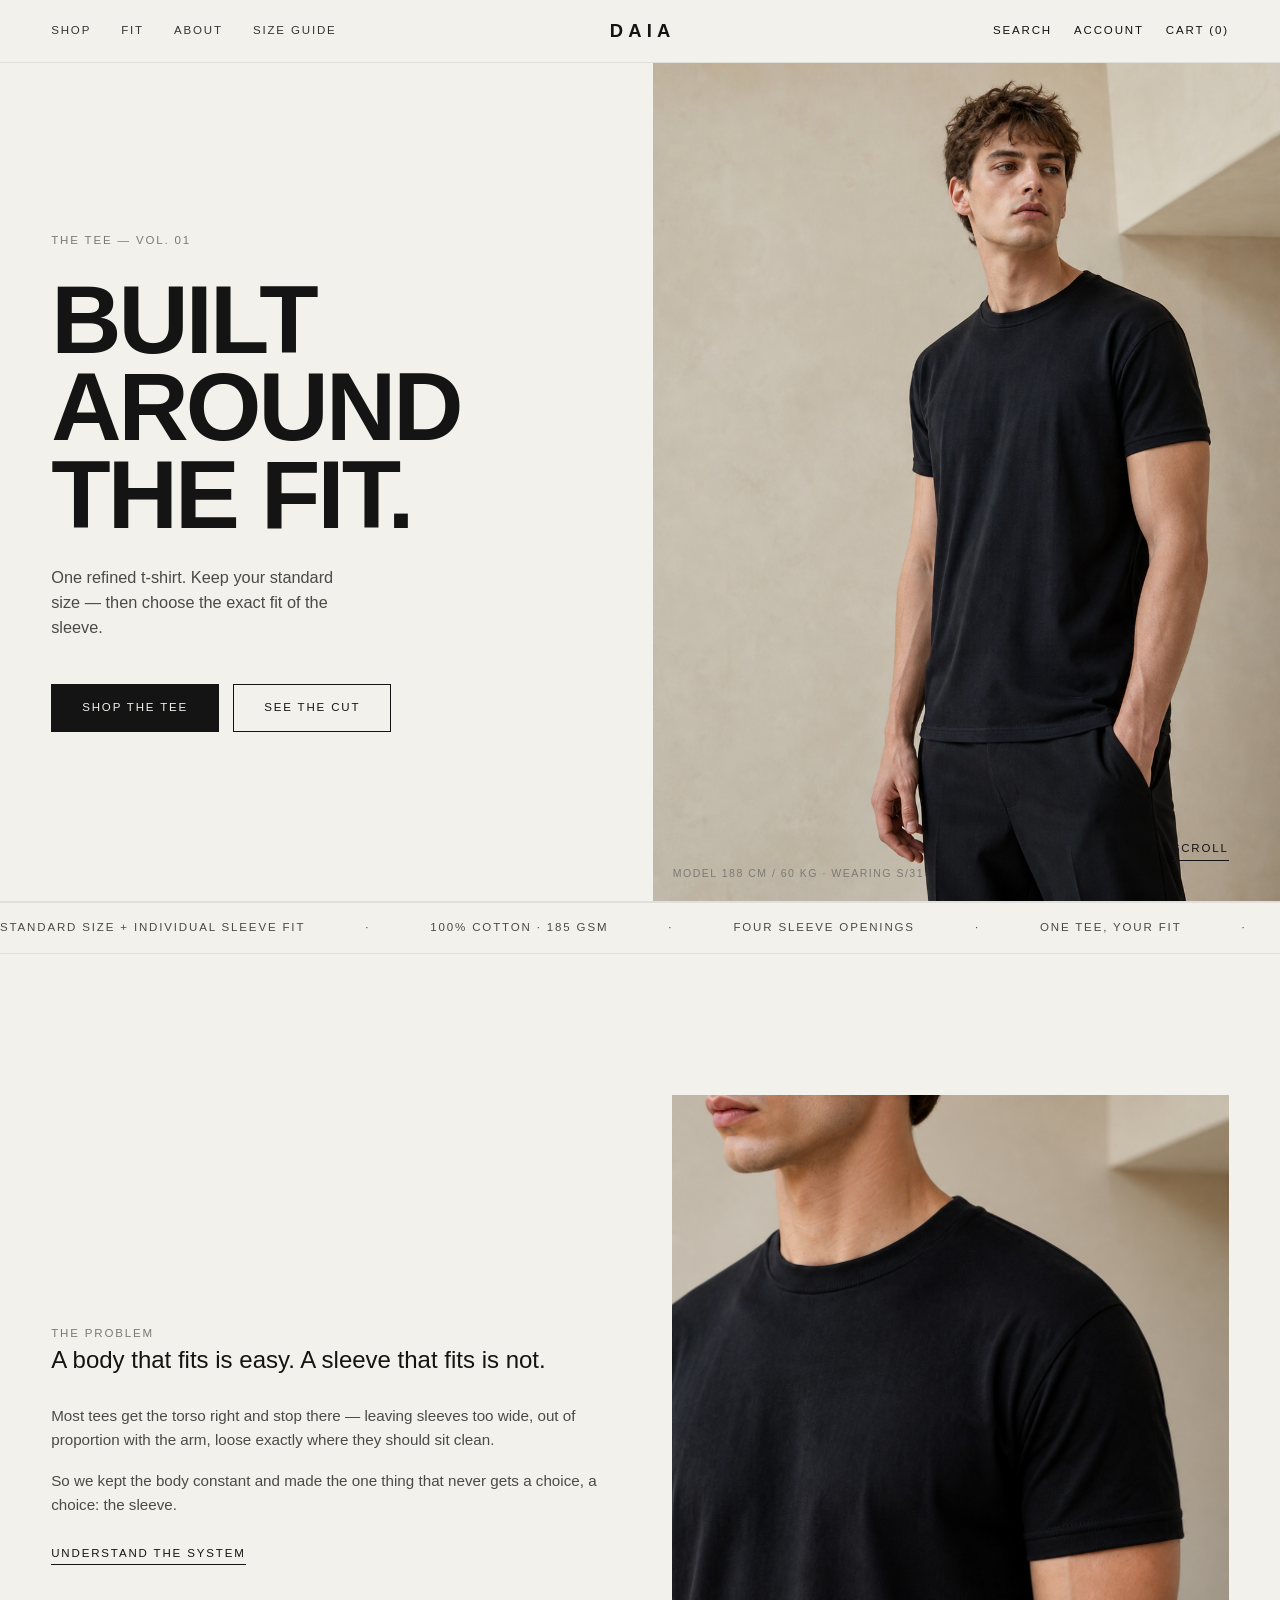
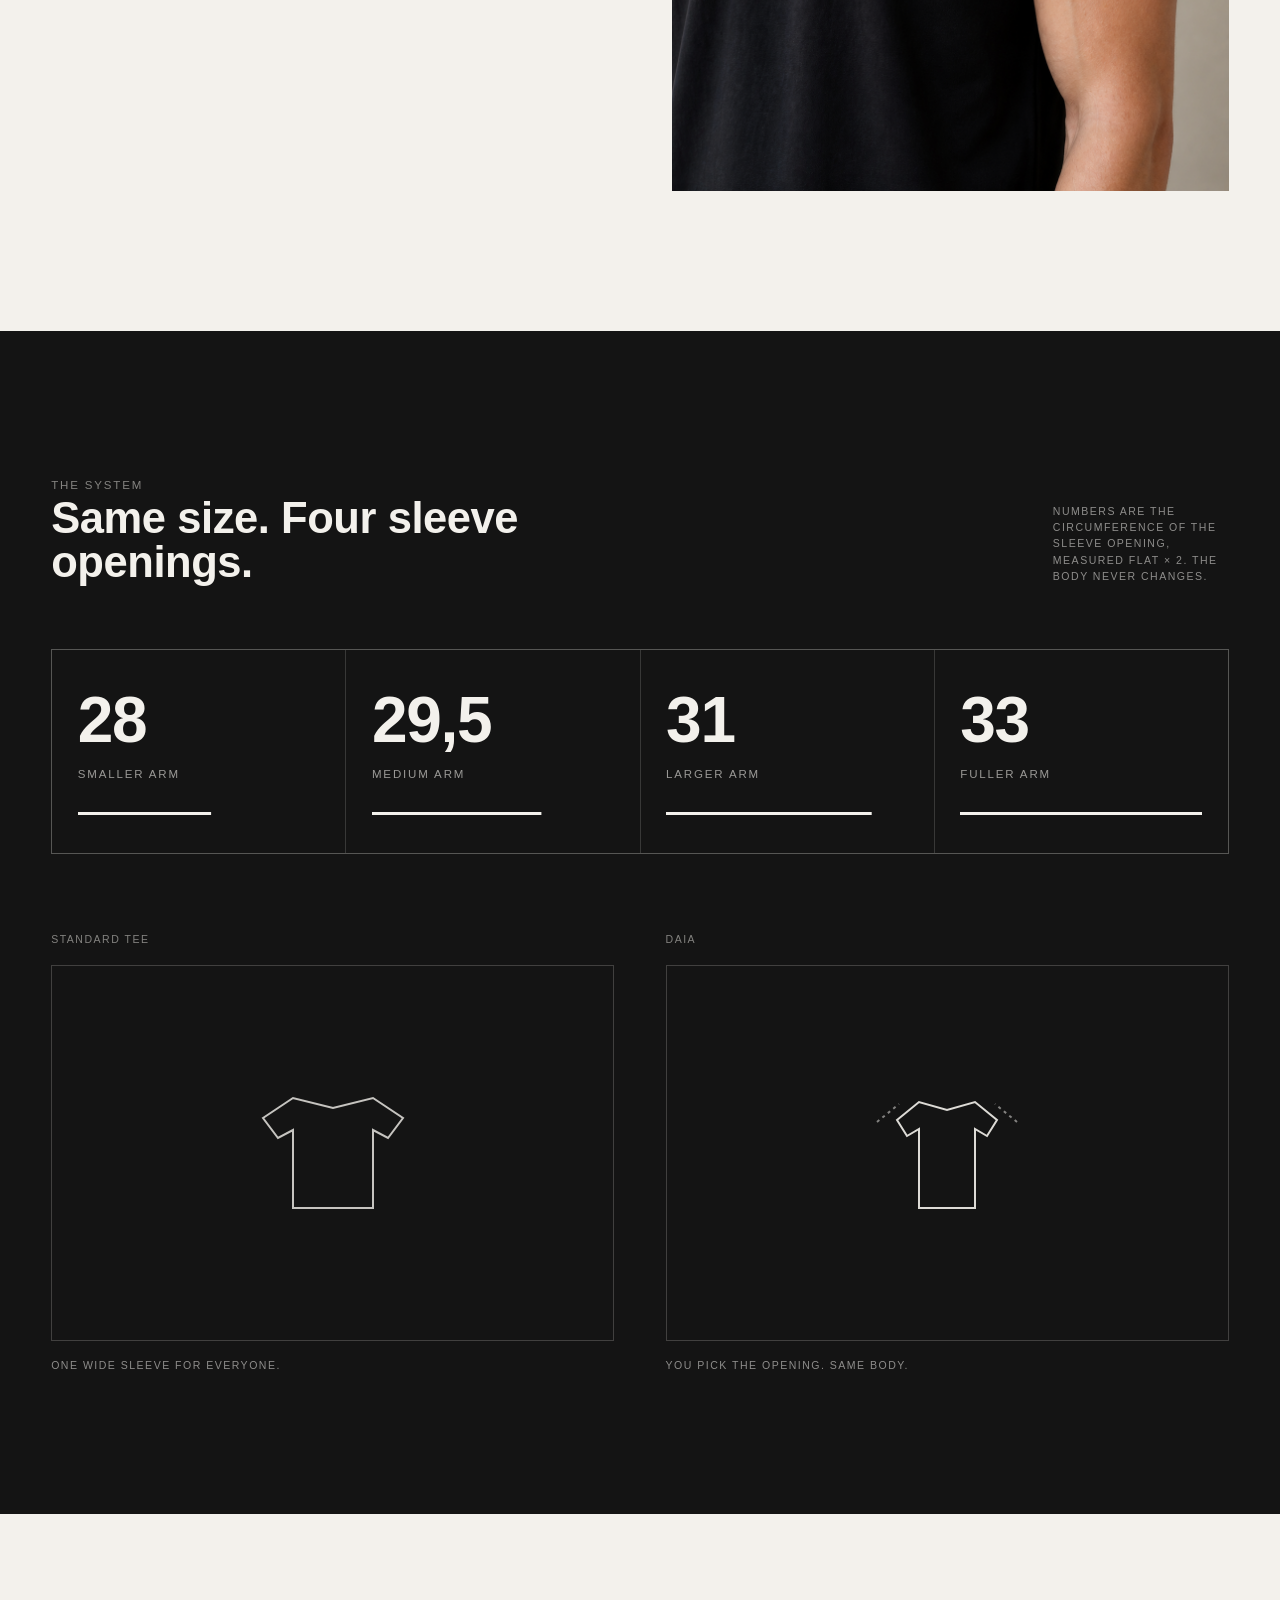
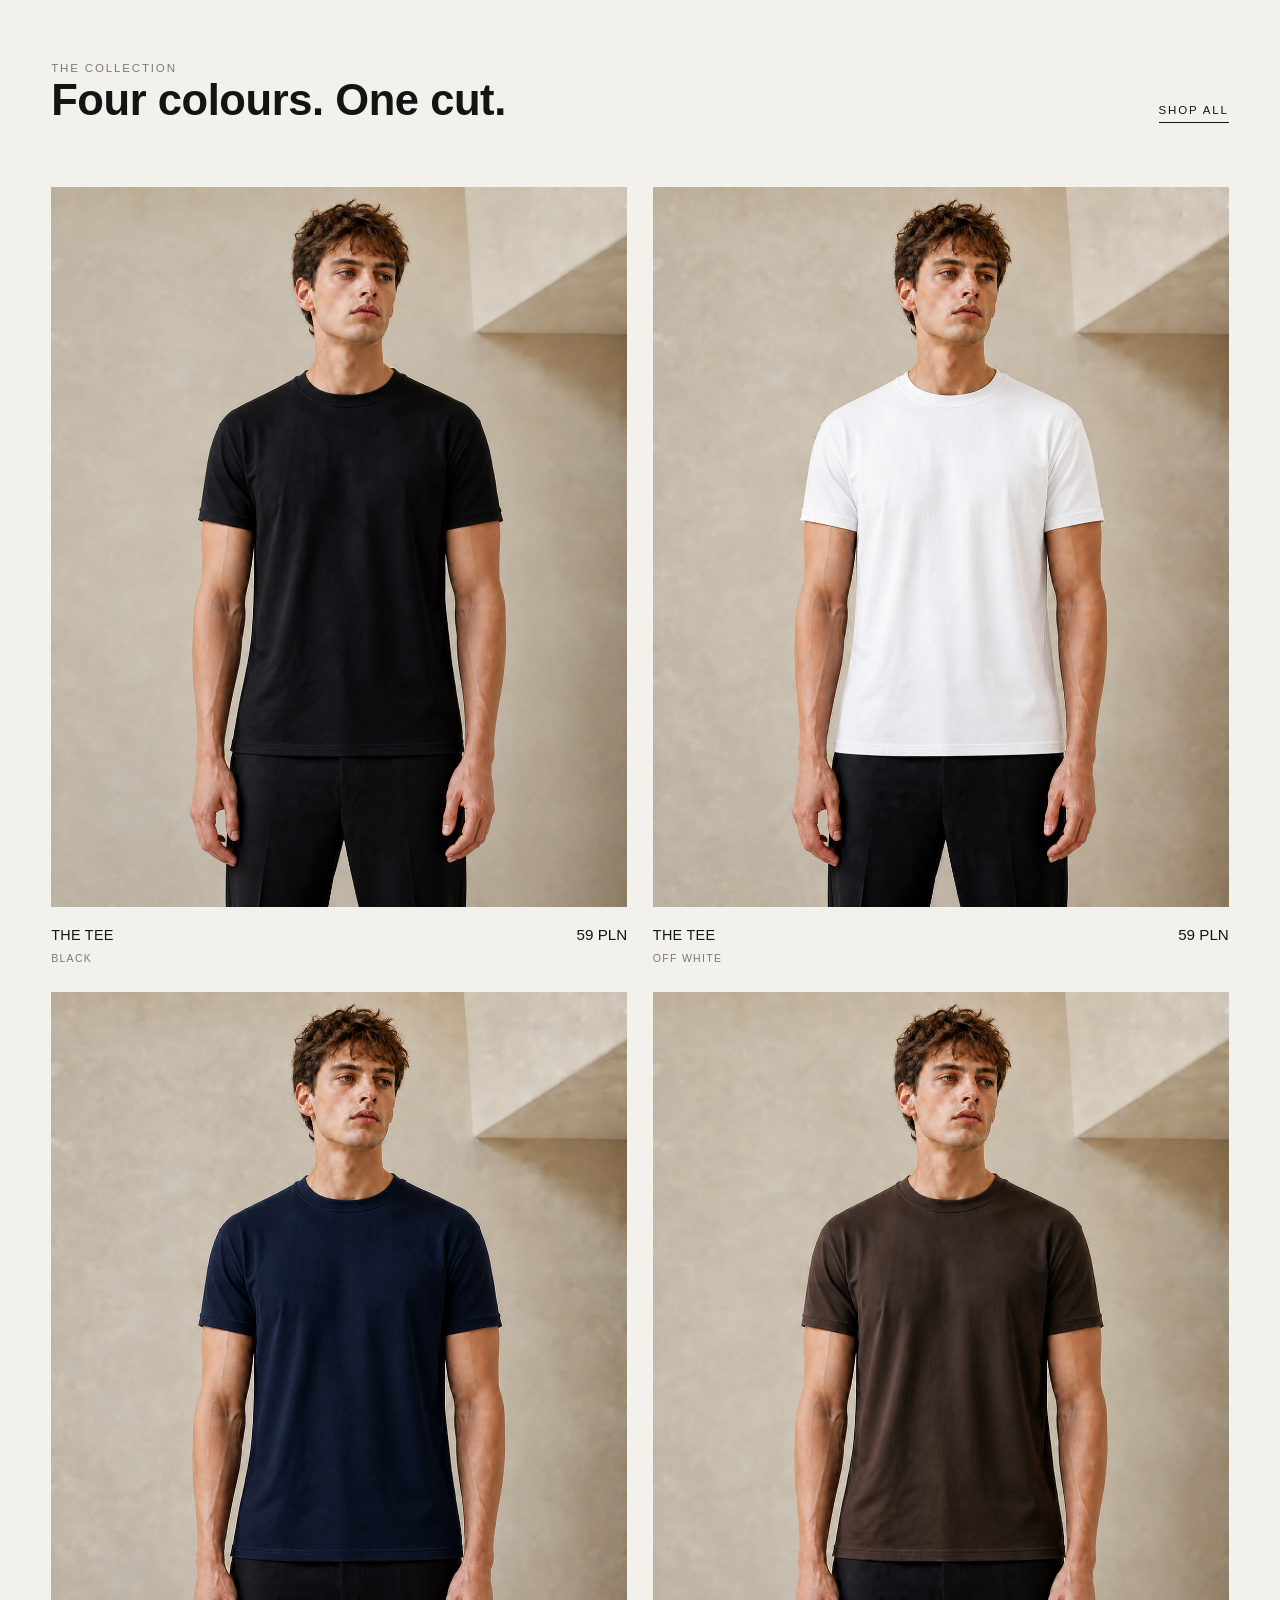
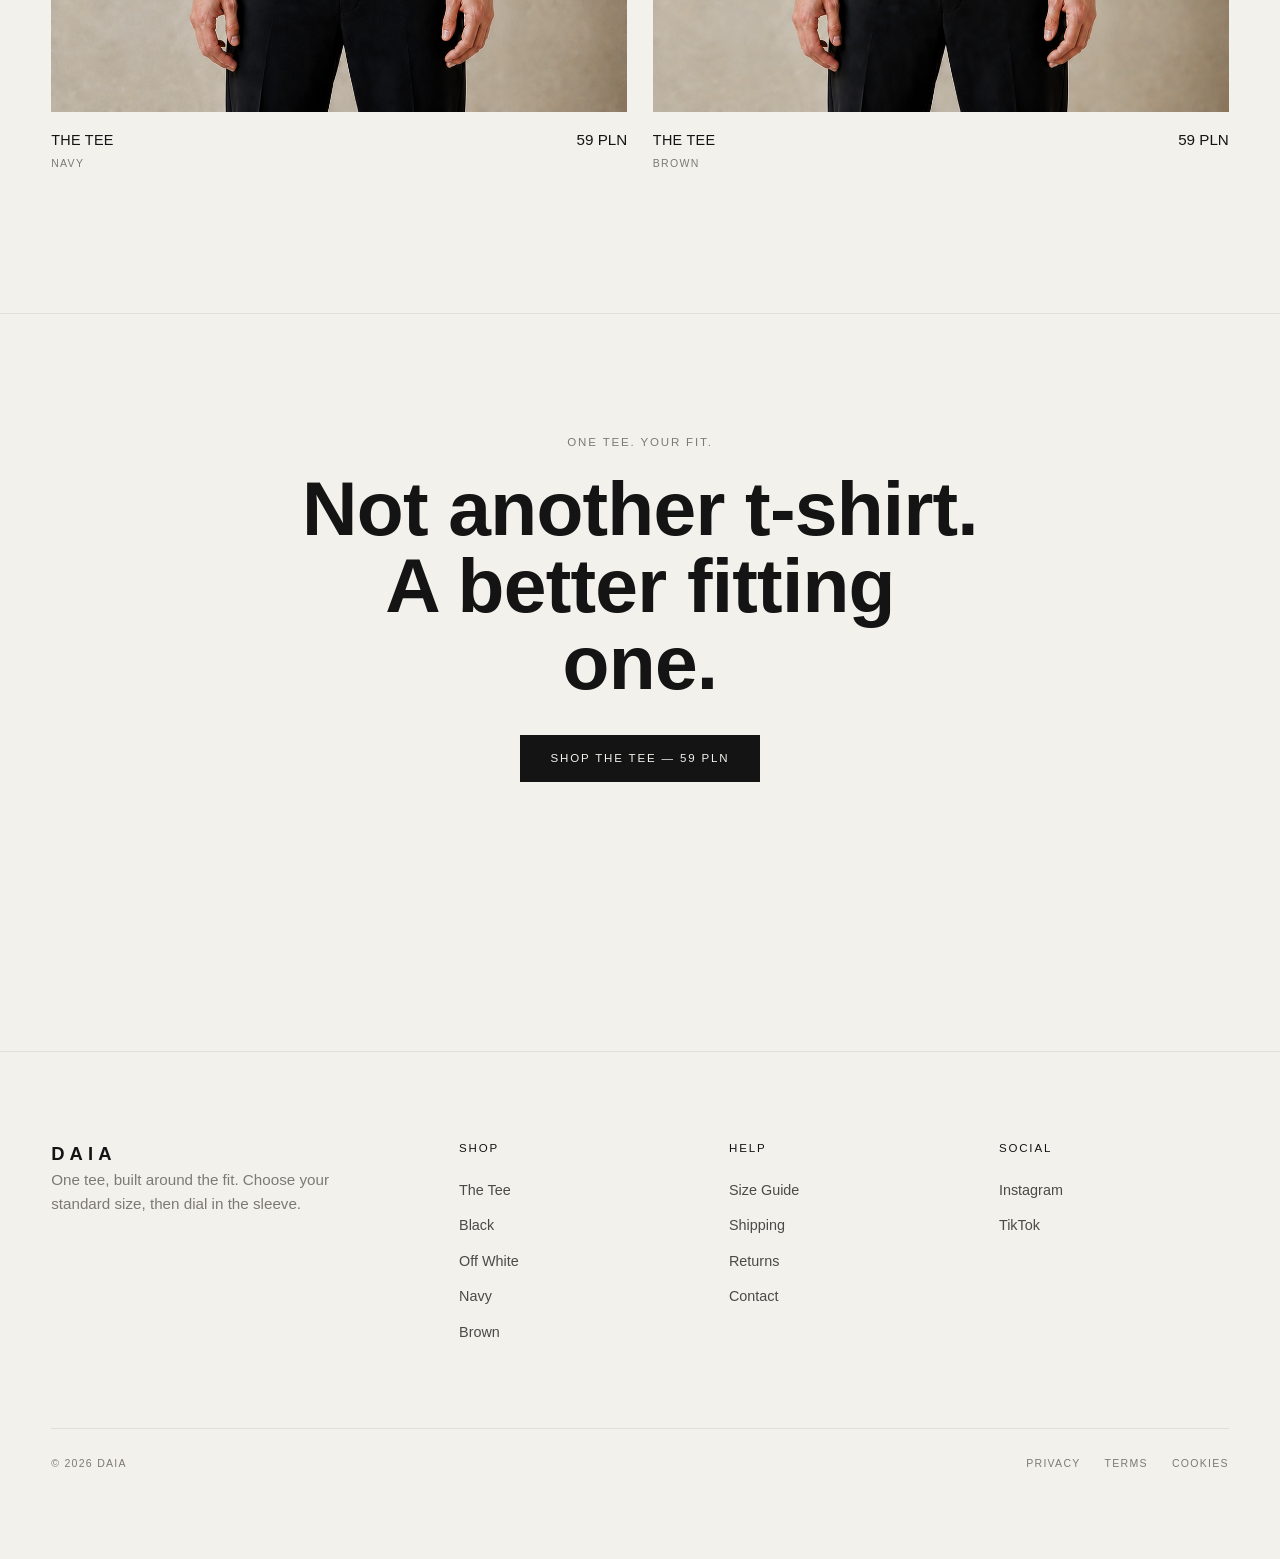
<file: index.html>
<!DOCTYPE html>
<html lang="en">
<head>
  <meta charset="UTF-8">
  <meta name="viewport" content="width=device-width, initial-scale=1">
  <title>DAIA — Built around the fit</title>
  <meta name="description" content="One refined t-shirt. Standard sizing, plus an individual sleeve fit — choose the exact width of the sleeve opening.">
  <link rel="preconnect" href="">
  <link rel="stylesheet" href="assets/css/style.css">
</head>
<body>
  <div id="mount-header"></div>

  <!-- HERO -->
  <section class="hero">
    <div class="hero__grid">
      <div class="hero__text">
        <span class="label hero__kicker">The Tee — Vol. 01</span>
        <h1>Built around the fit.</h1>
        <p class="hero__sub">One refined t-shirt. Keep your standard size — then choose the exact fit of the sleeve.</p>
        <div class="hero__cta">
          <a class="btn" href="shop.html">Shop the tee</a>
          <a class="btn btn--ghost" href="#fit">See the cut</a>
        </div>
      </div>
      <div class="hero__img">
        <img src="assets/img/products/the-tee/black/hero.png" alt="Model wearing THE TEE in black">
        <span class="hero__meta">Model 188 cm / 60 kg · wearing S/31</span>
        <a class="link-underline hero__scroll" href="#fit">Scroll</a>
      </div>
    </div>
  </section>

  <!-- MARQUEE -->
  <div class="strip">
    <div class="strip__track">
      <span>Standard size + individual sleeve fit</span><span>·</span>
      <span>100% cotton · 185 GSM</span><span>·</span>
      <span>Four sleeve openings</span><span>·</span>
      <span>One tee, your fit</span><span>·</span>
      <span>Standard size + individual sleeve fit</span><span>·</span>
      <span>100% cotton · 185 GSM</span><span>·</span>
      <span>Four sleeve openings</span><span>·</span>
      <span>One tee, your fit</span><span>·</span>
    </div>
  </div>

  <!-- FIT INTRO -->
  <section class="section" id="fit">
    <div class="wrap split">
      <div class="reveal">
        <span class="eyebrow label">The problem</span>
        <p class="lead">A body that fits is easy. A sleeve that fits is not.</p>
        <p>Most tees get the torso right and stop there — leaving sleeves too wide, out of proportion with the arm, loose exactly where they should sit clean.</p>
        <p>So we kept the body constant and made the one thing that never gets a choice, a choice: the sleeve.</p>
        <a class="link-underline" href="#sleeve" style="margin-top:28px;display:inline-block">Understand the system</a>
      </div>
      <div class="split__media reveal"><img src="assets/img/products/the-tee/black/sleeve.png" alt="Sleeve detail"></div>
    </div>
  </section>

  <!-- SLEEVE SYSTEM -->
  <section class="section sleeve-sys" id="sleeve">
    <div class="wrap">
      <div class="section__head">
        <div>
          <span class="eyebrow label">The system</span>
          <h2>Same size. Four sleeve openings.</h2>
        </div>
        <p class="mini" style="max-width:30ch;color:rgba(243,241,236,.55)">Numbers are the circumference of the sleeve opening, measured flat × 2. The body never changes.</p>
      </div>

      <div class="sleeve-grid reveal" id="sleeveShowcase">
        <!-- filled by landing.js -->
      </div>

      <div class="sleeve-compare reveal">
        <div class="col">
          <span class="mini">Standard tee</span>
          <div class="sleeve-diagram">
            <svg width="220" height="150" viewBox="0 0 220 150" stroke="rgba(243,241,236,.8)" fill="none" stroke-width="2">
              <path d="M40 40 L70 20 L110 30 L150 20 L180 40 L165 60 L150 52 L150 130 L70 130 L70 52 L55 60 Z"/>
            </svg>
          </div>
          <p class="mini" style="margin-top:16px;color:rgba(243,241,236,.55)">One wide sleeve for everyone.</p>
        </div>
        <div class="col">
          <span class="mini">DAIA</span>
          <div class="sleeve-diagram">
            <svg width="220" height="150" viewBox="0 0 220 150" stroke="rgba(243,241,236,.9)" fill="none" stroke-width="2">
              <path d="M60 42 L82 24 L110 32 L138 24 L160 42 L150 58 L138 51 L138 130 L82 130 L82 51 L70 58 Z"/>
              <path d="M40 44 L62 26 M180 44 L158 26" stroke-dasharray="3 4" opacity=".55"/>
            </svg>
          </div>
          <p class="mini" style="margin-top:16px;color:rgba(243,241,236,.55)">You pick the opening. Same body.</p>
        </div>
      </div>
    </div>
  </section>

  <!-- COLLECTION PREVIEW -->
  <section class="section" id="about">
    <div class="wrap">
      <div class="section__head">
        <div>
          <span class="eyebrow label">The collection</span>
          <h2>Four colours. One cut.</h2>
        </div>
        <a class="link-underline" href="shop.html">Shop all</a>
      </div>
      <div class="collection" id="collectionPreview"><!-- filled by landing.js --></div>
    </div>
  </section>

  <!-- CTA BAND -->
  <section class="section" style="padding-top:0">
    <div class="wrap" style="text-align:center;border-top:1px solid var(--line-soft);padding-top:clamp(60px,9vw,130px)">
      <span class="eyebrow label">One tee. Your fit.</span>
      <h2 style="font-size:var(--fs-display);font-weight:600;letter-spacing:-.01em;line-height:1;max-width:16ch;margin:18px auto 34px">Not another t-shirt. A better fitting one.</h2>
      <a class="btn" href="shop.html">Shop the tee — 59 PLN</a>
    </div>
  </section>

  <div id="mount-footer"></div>

  <script src="assets/js/data.js"></script>
  <script src="assets/js/app.js"></script>
  <script src="assets/js/landing.js"></script>
</body>
</html>
</file>
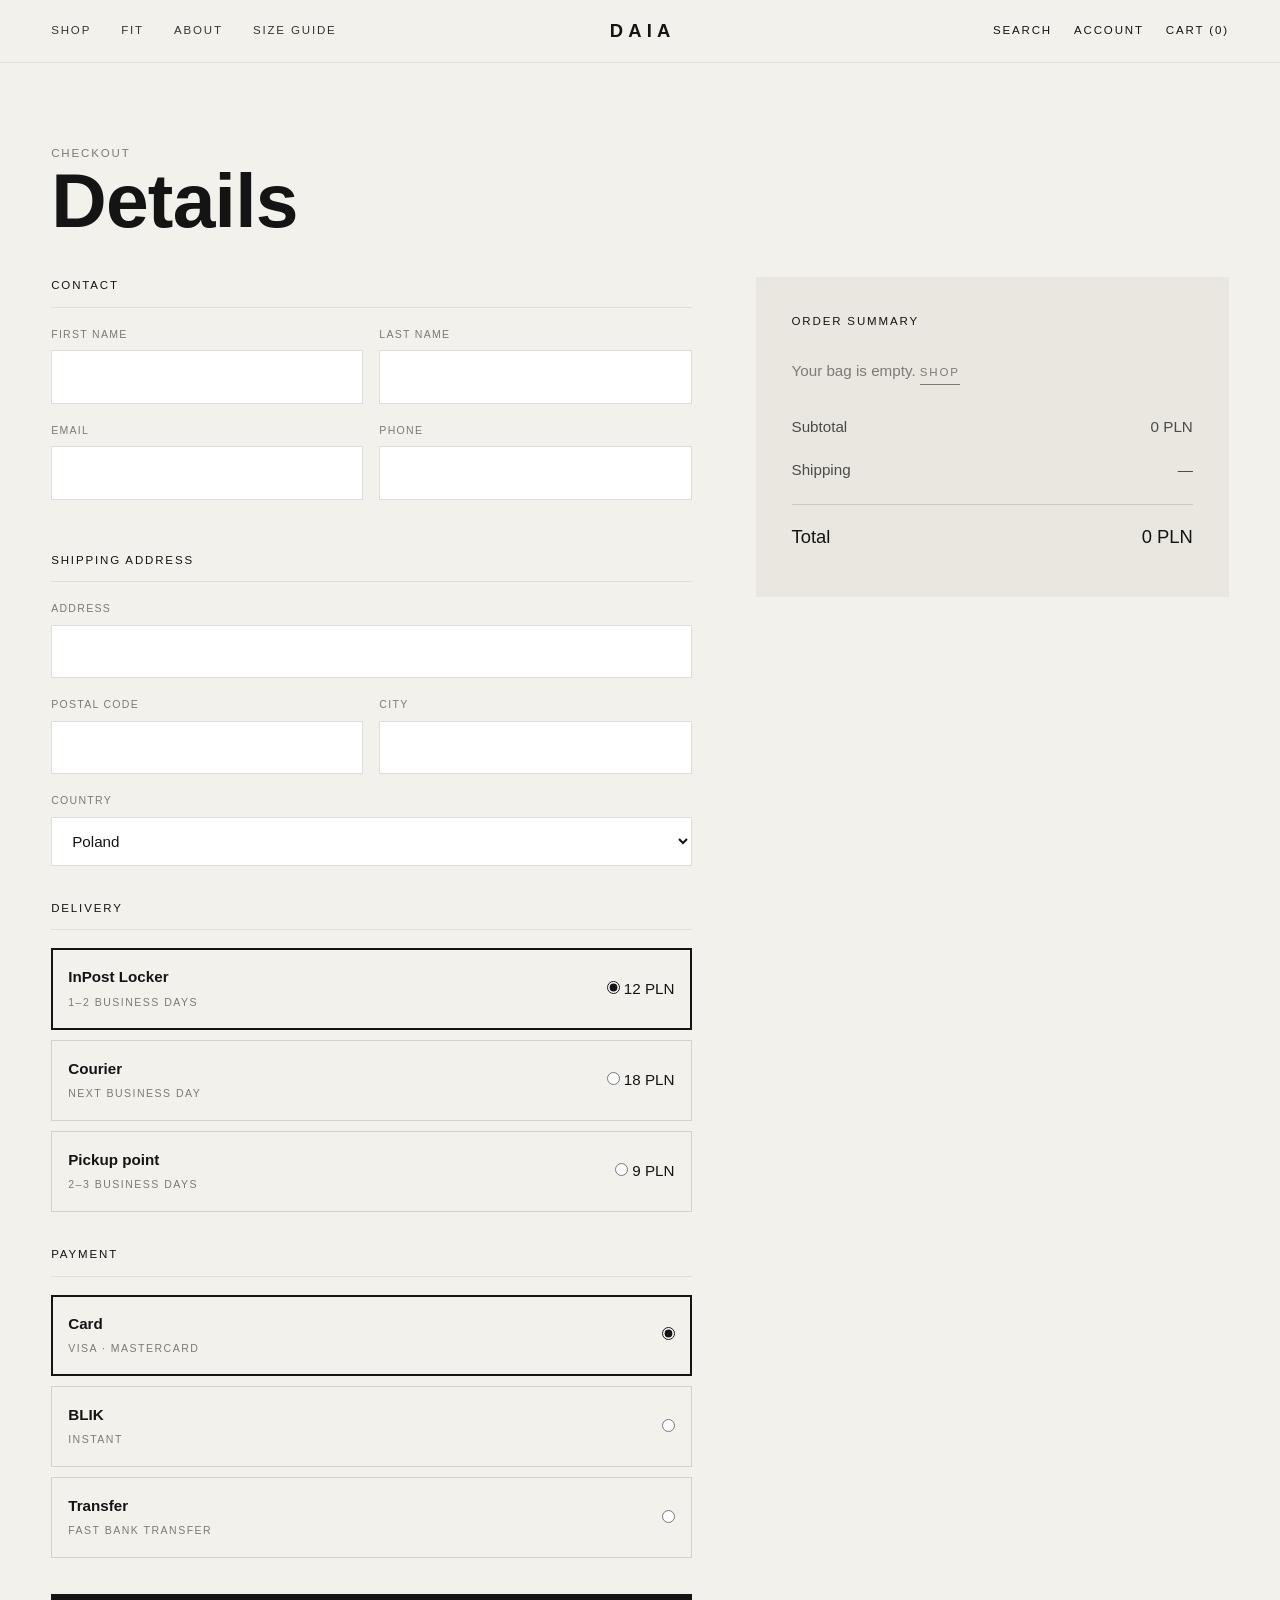
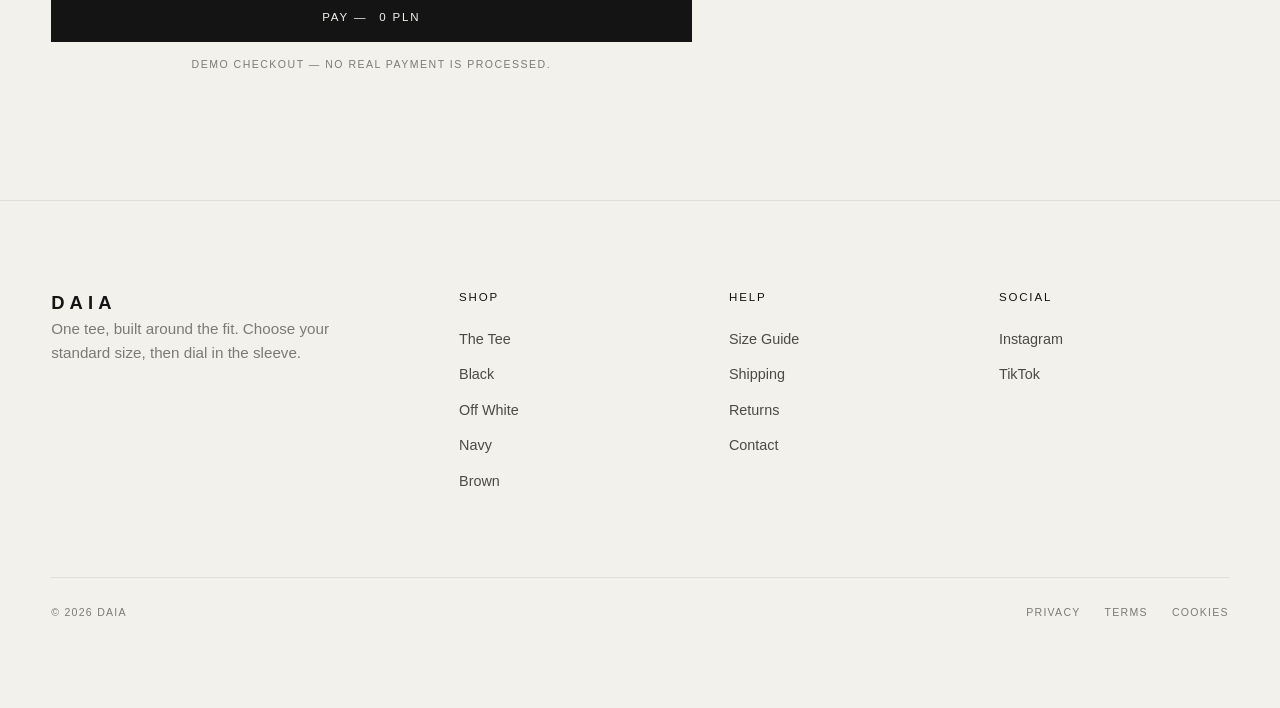
<file: checkout.html>
<!DOCTYPE html>
<html lang="en">
<head>
  <meta charset="UTF-8">
  <meta name="viewport" content="width=device-width, initial-scale=1">
  <title>Checkout — DAIA</title>
  <meta name="robots" content="noindex">
  <link rel="stylesheet" href="assets/css/style.css">
</head>
<body>
  <div id="mount-header"></div>

  <main class="wrap">
    <div class="page-head" style="padding-bottom:0">
      <span class="eyebrow label">Checkout</span>
      <h1>Details</h1>
    </div>

    <div class="checkout">
      <!-- FORM -->
      <form id="checkoutForm" novalidate>
        <div class="fieldset-title">Contact</div>
        <div class="field-row">
          <div class="field"><label>First name</label><input name="firstName" required autocomplete="given-name"></div>
          <div class="field"><label>Last name</label><input name="lastName" required autocomplete="family-name"></div>
        </div>
        <div class="field-row">
          <div class="field"><label>Email</label><input type="email" name="email" required autocomplete="email"></div>
          <div class="field"><label>Phone</label><input type="tel" name="phone" required autocomplete="tel"></div>
        </div>

        <div class="fieldset-title">Shipping address</div>
        <div class="field"><label>Address</label><input name="address" required autocomplete="street-address"></div>
        <div class="field-row">
          <div class="field"><label>Postal code</label><input name="zip" required autocomplete="postal-code"></div>
          <div class="field"><label>City</label><input name="city" required autocomplete="address-level2"></div>
        </div>
        <div class="field"><label>Country</label>
          <select name="country" required autocomplete="country-name">
            <option value="Poland" selected>Poland</option>
            <option>Germany</option><option>Czechia</option><option>Slovakia</option>
            <option>United Kingdom</option><option>Other (EU)</option>
          </select>
        </div>

        <div class="fieldset-title">Delivery</div>
        <label class="radio-card"><span><strong>InPost Locker</strong><br><span class="mini">1–2 business days</span></span>
          <span><input type="radio" name="shipping" value="locker" data-cost="12" checked> 12 PLN</span></label>
        <label class="radio-card"><span><strong>Courier</strong><br><span class="mini">Next business day</span></span>
          <span><input type="radio" name="shipping" value="courier" data-cost="18"> 18 PLN</span></label>
        <label class="radio-card"><span><strong>Pickup point</strong><br><span class="mini">2–3 business days</span></span>
          <span><input type="radio" name="shipping" value="pickup" data-cost="9"> 9 PLN</span></label>

        <div class="fieldset-title">Payment</div>
        <label class="radio-card"><span><strong>Card</strong><br><span class="mini">Visa · Mastercard</span></span>
          <span><input type="radio" name="payment" value="card" checked></span></label>
        <label class="radio-card"><span><strong>BLIK</strong><br><span class="mini">Instant</span></span>
          <span><input type="radio" name="payment" value="blik"></span></label>
        <label class="radio-card"><span><strong>Transfer</strong><br><span class="mini">Fast bank transfer</span></span>
          <span><input type="radio" name="payment" value="transfer"></span></label>

        <button class="btn btn--block" type="submit" style="margin-top:26px" id="payBtn">Pay — <span id="payTotal"></span></button>
        <p class="mini" style="margin-top:14px;text-align:center">Demo checkout — no real payment is processed.</p>
      </form>

      <!-- SUMMARY -->
      <aside class="summary">
        <div class="label" style="margin-bottom:18px">Order summary</div>
        <div id="summaryItems"></div>
        <div class="summary__line"><span>Subtotal</span><span id="sumSubtotal"></span></div>
        <div class="summary__line"><span>Shipping</span><span id="sumShipping"></span></div>
        <div class="summary__line total"><span>Total</span><span id="sumTotal"></span></div>
      </aside>
    </div>
  </main>

  <div id="mount-footer"></div>

  <script src="assets/js/data.js"></script>
  <script src="assets/js/app.js"></script>
  <script src="assets/js/checkout.js"></script>
</body>
</html>
</file>
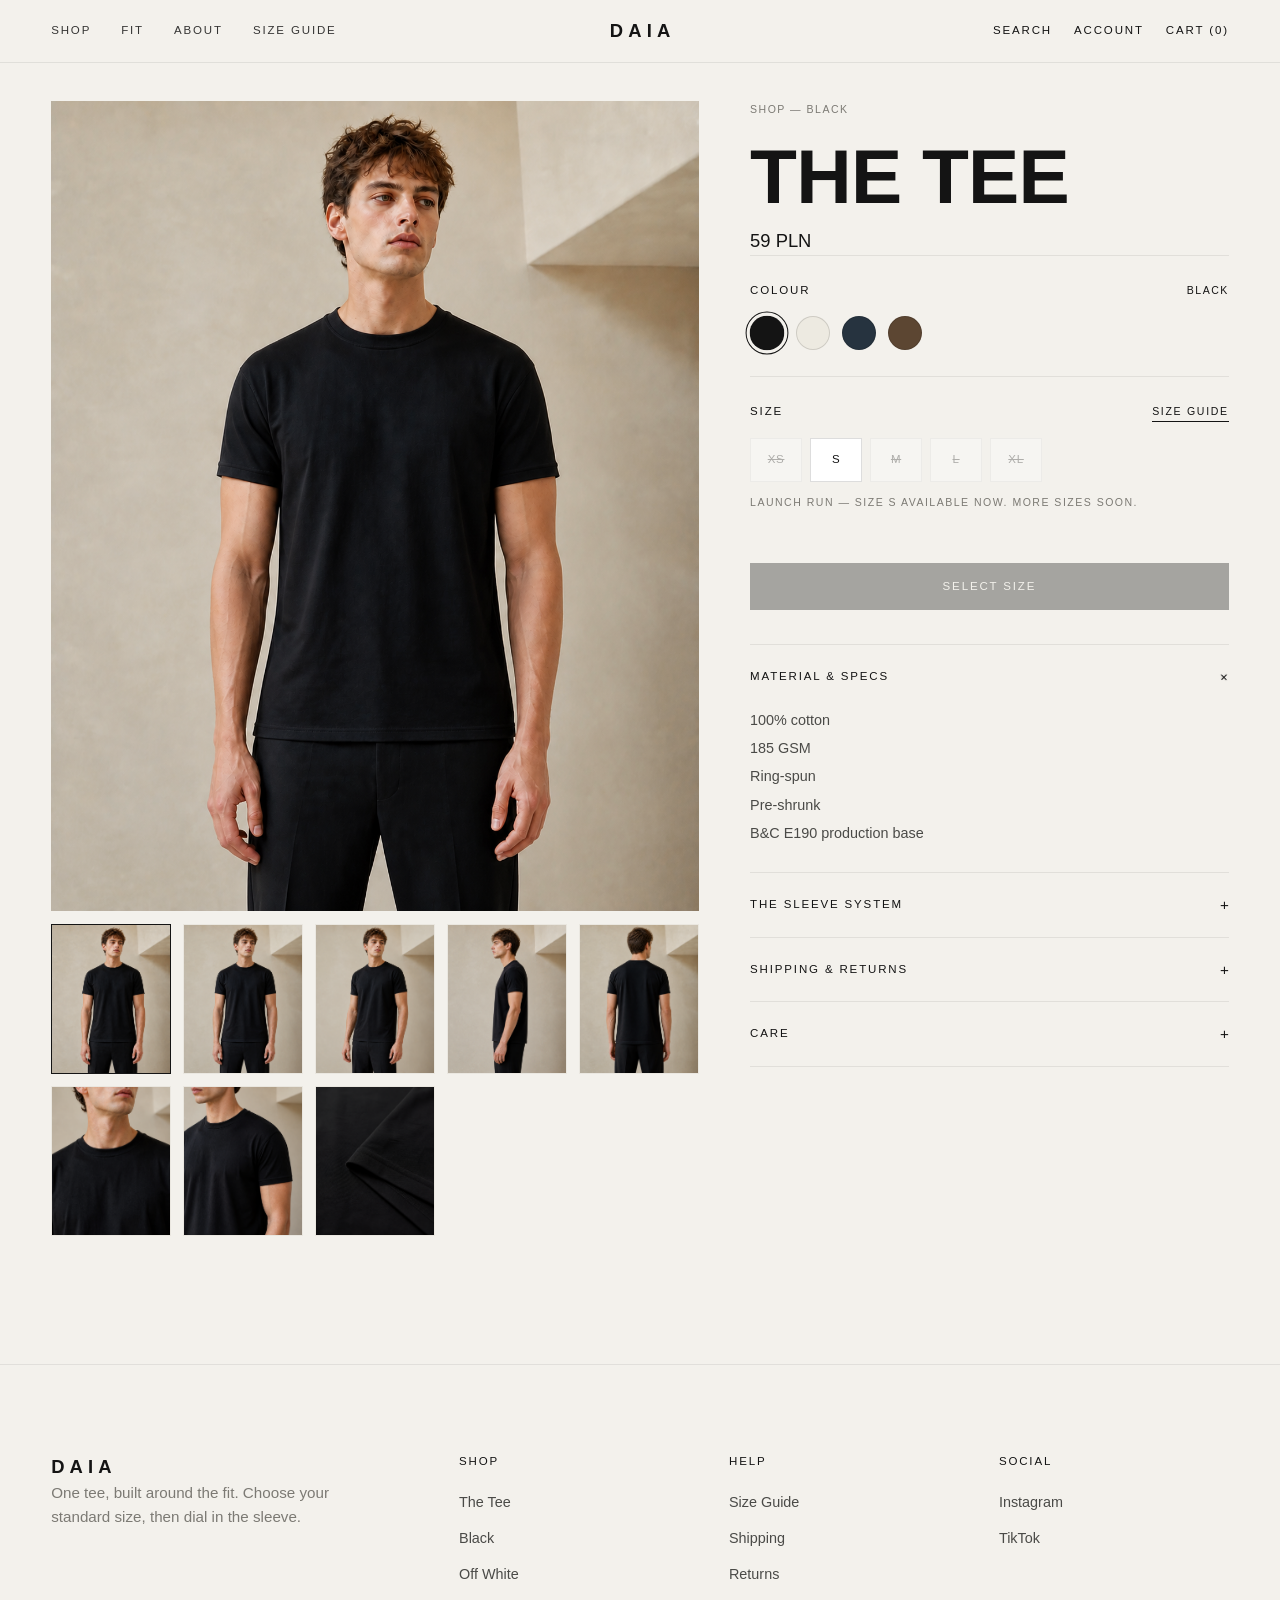
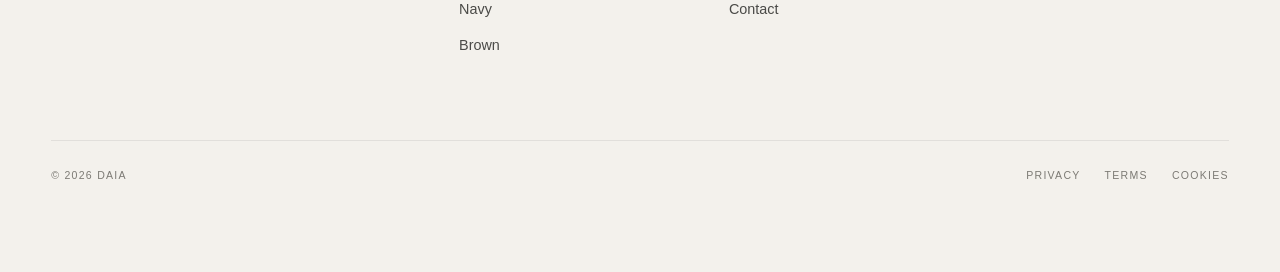
<file: product.html>
<!DOCTYPE html>
<html lang="en">
<head>
  <meta charset="UTF-8">
  <meta name="viewport" content="width=device-width, initial-scale=1">
  <title>THE TEE — DAIA</title>
  <meta name="description" content="THE TEE. 100% cotton, 185 GSM. Standard size plus individual sleeve fit.">
  <link rel="stylesheet" href="assets/css/style.css">
</head>
<body>
  <div id="mount-header"></div>

  <main class="wrap">
    <div class="pdp">
      <!-- GALLERY -->
      <div class="gallery">
        <div class="gallery__main">
          <img id="mainImg" src="" alt="THE TEE">
        </div>
        <div class="gallery__thumbs" id="thumbs"></div>
      </div>

      <!-- CONFIG -->
      <div class="config">
        <div class="config__crumbs mini"><a href="shop.html">Shop</a> — <span id="crumbColor">Black</span></div>
        <h1>THE TEE</h1>
        <div class="config__price" id="price">59 PLN</div>

        <!-- COLOR -->
        <div class="config__block">
          <div class="config__row">
            <span class="label">Colour</span>
            <span class="val mini" id="colorLabel">BLACK</span>
          </div>
          <div class="swatches" id="swatches"></div>
        </div>

        <!-- SIZE -->
        <div class="config__block">
          <div class="config__row">
            <span class="label">Size</span>
            <button class="link-underline" data-measure style="font-size:var(--fs-mini)">Size guide</button>
          </div>
          <div class="chips" id="sizes"></div>
          <p class="mini" id="sizeNote" style="margin-top:12px">Launch run — size S available now. More sizes soon.</p>
        </div>

        <!-- SLEEVE (revealed after size) -->
        <div class="config__block hidden" id="sleeveBlock">
          <div class="config__row">
            <span class="label">Sleeve fit — opening</span>
            <span class="val mini" id="sleeveCirc">—</span>
          </div>
          <div class="sleeve-opts" id="sleeveOpts"></div>
          <div class="sleeve-help">
            <span class="mini">Not sure which one?</span>
            <button class="link-underline" data-measure style="font-size:var(--fs-mini)">How to measure</button>
          </div>
          <div class="model-meta" id="modelMeta"></div>
        </div>

        <!-- ADD TO CART -->
        <div style="margin-top:26px">
          <button class="btn btn--block" id="addBtn" disabled>Select size &amp; sleeve</button>
        </div>

        <!-- DETAILS -->
        <div class="accordion" style="margin-top:34px" id="accordion"></div>
      </div>
    </div>
  </main>

  <!-- Mobile sticky buy bar -->
  <div class="buybar" id="buybar">
    <div class="buybar__inner">
      <div class="meta">
        <div class="mini" id="buybarSpec">THE TEE · BLACK</div>
        <div class="p" id="buybarPrice">59 PLN</div>
      </div>
      <button class="btn" id="buybarBtn" disabled>Select</button>
    </div>
  </div>

  <div id="mount-footer"></div>

  <script src="assets/js/data.js"></script>
  <script src="assets/js/app.js"></script>
  <script src="assets/js/product.js"></script>
</body>
</html>
</file>
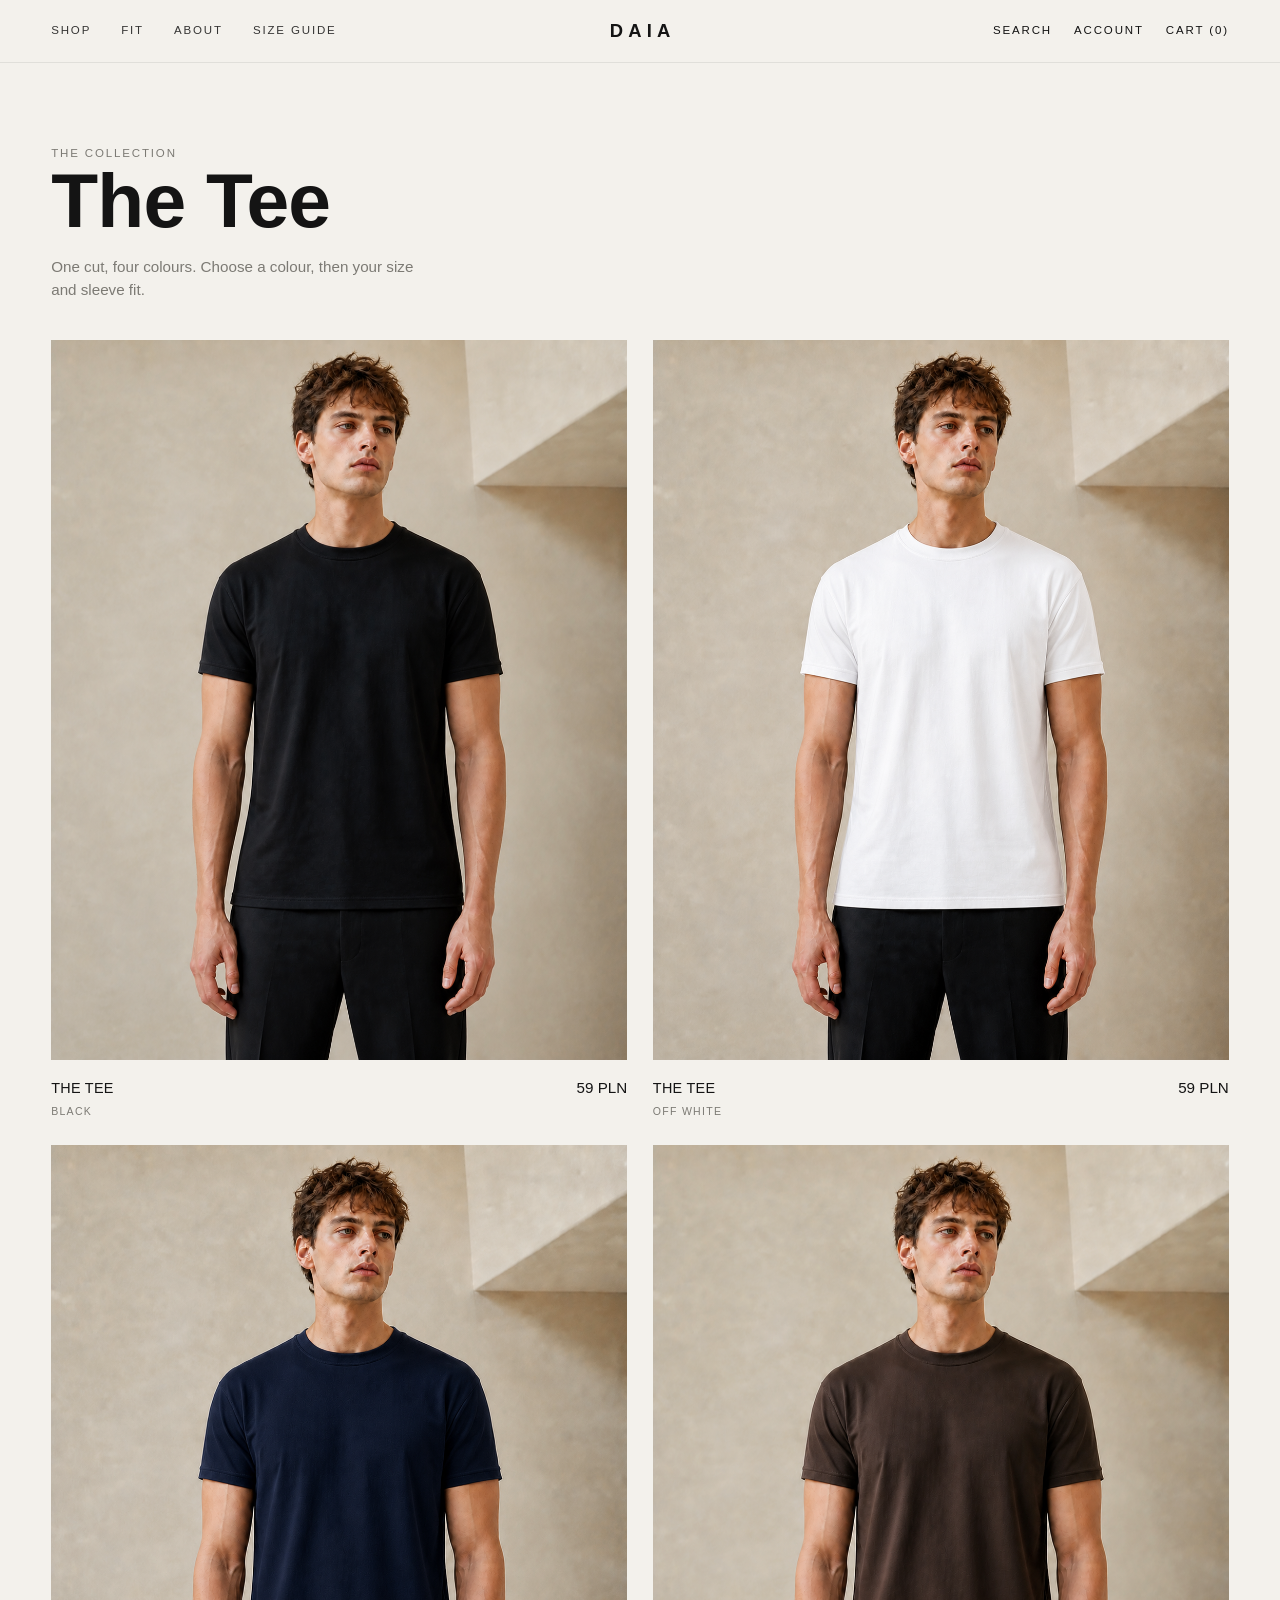
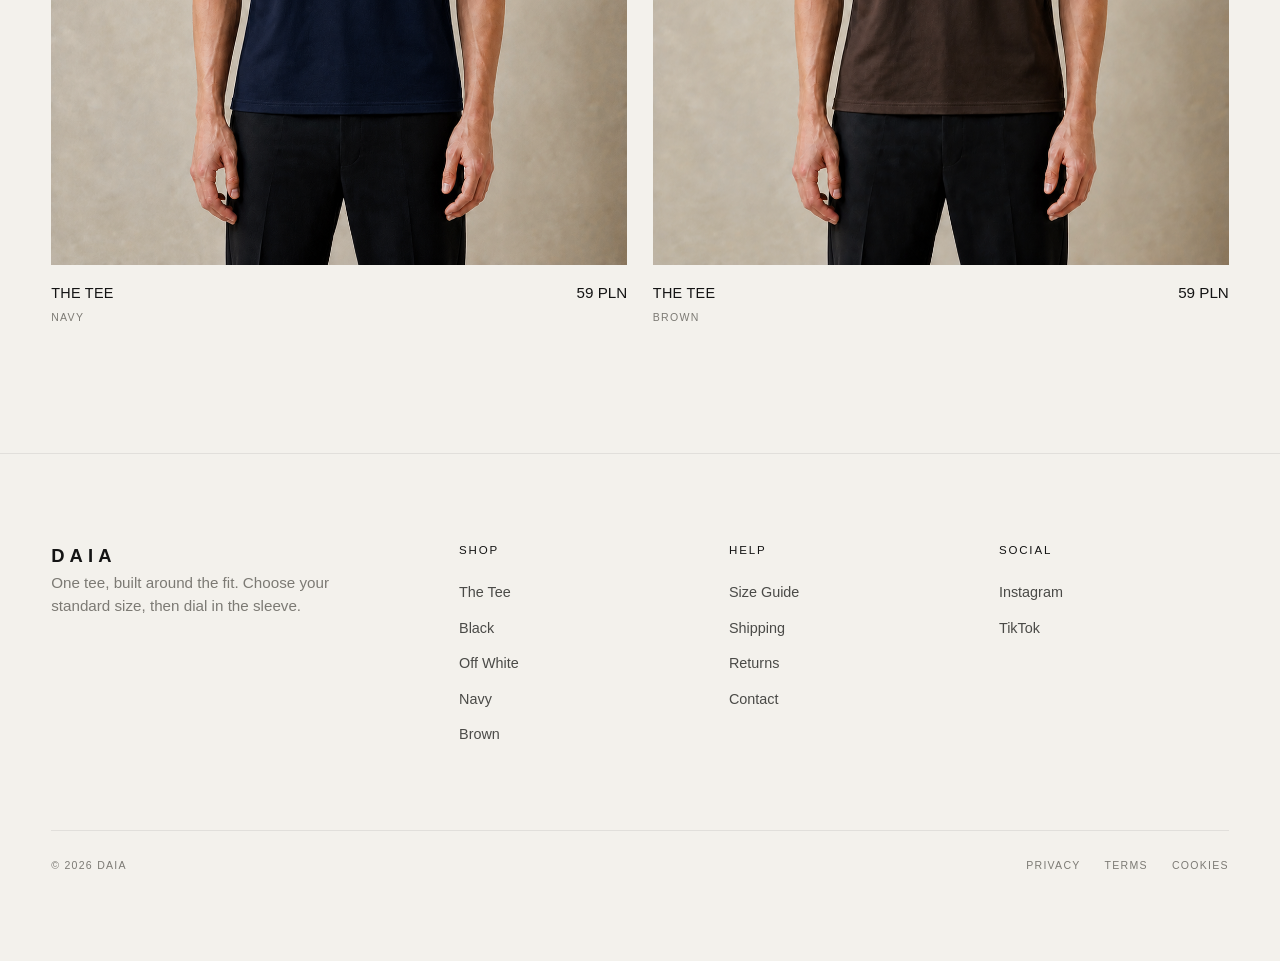
<file: shop.html>
<!DOCTYPE html>
<html lang="en">
<head>
  <meta charset="UTF-8">
  <meta name="viewport" content="width=device-width, initial-scale=1">
  <title>Shop — DAIA</title>
  <meta name="description" content="THE TEE in four colours: Black, Off White, Navy, Brown. One cut, your sleeve fit.">
  <link rel="stylesheet" href="assets/css/style.css">
</head>
<body>
  <div id="mount-header"></div>

  <main class="wrap">
    <div class="page-head">
      <span class="eyebrow label">The collection</span>
      <h1>The Tee</h1>
      <p>One cut, four colours. Choose a colour, then your size and sleeve fit.</p>
    </div>
    <div class="collection" id="collection"></div>
  </main>

  <div id="mount-footer"></div>

  <script src="assets/js/data.js"></script>
  <script src="assets/js/app.js"></script>
  <script src="assets/js/shop.js"></script>
</body>
</html>
</file>
<file: assets/css/style.css>
/* =====================================================================
   DAIA — DESIGN SYSTEM
   Flat, editorial, minimal. No gradients, no glass, no heavy shadows.
   ===================================================================== */

:root {
  /* ---- Color ---- */
  --paper: #F3F1EC;         /* warm off-white, page base */
  --paper-2: #EAE7E0;       /* recessed surfaces */
  --ink: #141414;           /* near-black text/ink */
  --ink-70: #4A4A47;
  --ink-45: #7C7A74;
  --line: rgba(20, 20, 20, 0.14);
  --line-soft: rgba(20, 20, 20, 0.08);
  --field: #FFFFFF;

  /* ---- Type ---- */
  --sans: "Helvetica Neue", Helvetica, "Inter", Arial, sans-serif;
  --fs-mega: clamp(3.2rem, 12vw, 12rem);
  --fs-display: clamp(2.2rem, 6vw, 5rem);
  --fs-h2: clamp(1.6rem, 3.4vw, 2.9rem);
  --fs-h3: clamp(1.15rem, 2vw, 1.5rem);
  --fs-body: 0.95rem;
  --fs-label: 0.72rem;   /* uppercase micro labels */
  --fs-mini: 0.66rem;
  --tr-label: 0.16em;    /* letter-spacing for labels */

  /* ---- Space & motion ---- */
  --gut: clamp(18px, 4vw, 64px);   /* page horizontal padding */
  --maxw: 1560px;
  --ease: cubic-bezier(0.4, 0, 0.1, 1);
  --dur: 0.55s;
  --header-h: 62px;
}

/* ---- Reset ---- */
*, *::before, *::after { box-sizing: border-box; margin: 0; padding: 0; }
html { -webkit-text-size-adjust: 100%; scroll-behavior: smooth; }
body {
  font-family: var(--sans);
  background: var(--paper);
  color: var(--ink);
  font-size: var(--fs-body);
  line-height: 1.55;
  -webkit-font-smoothing: antialiased;
  text-rendering: optimizeLegibility;
  overflow-x: clip;
}
img, svg { display: block; max-width: 100%; }
a { color: inherit; text-decoration: none; }
button { font: inherit; color: inherit; background: none; border: none; cursor: pointer; }
input, select { font: inherit; color: inherit; }
ul { list-style: none; }
::selection { background: var(--ink); color: var(--paper); }

/* ---- Utilities ---- */
.wrap { max-width: var(--maxw); margin: 0 auto; padding-inline: var(--gut); }
.label {
  font-size: var(--fs-label);
  letter-spacing: var(--tr-label);
  text-transform: uppercase;
  font-weight: 500;
}
.mini { font-size: var(--fs-mini); letter-spacing: 0.14em; text-transform: uppercase; color: var(--ink-45); }
.muted { color: var(--ink-45); }
.hidden { display: none !important; }
/* Reveal-on-scroll — gated behind .js so content is always visible without JS. */
.js .reveal { opacity: 0; transform: translateY(18px); transition: opacity 0.9s var(--ease), transform 0.9s var(--ease); }
.js .reveal.in { opacity: 1; transform: none; }

/* =====================================================================
   BUTTONS
   ===================================================================== */
.btn {
  display: inline-flex; align-items: center; justify-content: center; gap: 12px;
  padding: 17px 30px;
  font-size: var(--fs-label); letter-spacing: var(--tr-label); text-transform: uppercase; font-weight: 500;
  border: 1px solid var(--ink);
  background: var(--ink); color: var(--paper);
  transition: background var(--dur) var(--ease), color var(--dur) var(--ease), opacity 0.3s;
  line-height: 1;
}
.btn:hover { background: transparent; color: var(--ink); }
.btn--ghost { background: transparent; color: var(--ink); }
.btn--ghost:hover { background: var(--ink); color: var(--paper); }
.btn--block { width: 100%; }
.btn[disabled] { opacity: 0.35; cursor: not-allowed; pointer-events: none; }
.link-underline {
  position: relative; display: inline-block;
  font-size: var(--fs-label); letter-spacing: var(--tr-label); text-transform: uppercase;
  padding-bottom: 3px;
}
.link-underline::after {
  content: ""; position: absolute; left: 0; bottom: 0; width: 100%; height: 1px;
  background: currentColor; transform: scaleX(1); transform-origin: right; transition: transform 0.45s var(--ease);
}
.link-underline:hover::after { transform: scaleX(0); transform-origin: left; }

/* =====================================================================
   HEADER
   ===================================================================== */
.header {
  position: sticky; top: 0; z-index: 60;
  background: color-mix(in srgb, var(--paper) 88%, transparent);
  backdrop-filter: saturate(140%) blur(8px);
  border-bottom: 1px solid var(--line-soft);
  transition: transform 0.4s var(--ease);
}
.header__row {
  height: var(--header-h);
  display: grid; grid-template-columns: 1fr auto 1fr; align-items: center;
}
.header__nav { display: flex; gap: 30px; }
.header__nav a { font-size: var(--fs-label); letter-spacing: var(--tr-label); text-transform: uppercase; opacity: 0.85; transition: opacity 0.3s; }
.header__nav a:hover { opacity: 1; }
.brand {
  grid-column: 2; justify-self: center;
  font-weight: 700; font-size: 1.15rem; letter-spacing: 0.28em; text-transform: uppercase; padding-left: 0.28em;
}
.header__actions { grid-column: 3; justify-self: end; display: flex; gap: 22px; align-items: center; }
.header__actions button, .header__actions a { font-size: var(--fs-label); letter-spacing: var(--tr-label); text-transform: uppercase; }
.cart-count { font-variant-numeric: tabular-nums; }
.burger { display: none; flex-direction: column; gap: 5px; width: 24px; }
.burger span { height: 1.4px; width: 100%; background: var(--ink); transition: transform 0.4s var(--ease), opacity 0.3s; }

/* =====================================================================
   FOOTER
   ===================================================================== */
.footer { border-top: 1px solid var(--line-soft); margin-top: clamp(60px, 10vw, 140px); padding-block: clamp(48px, 7vw, 88px); }
.footer__grid { display: grid; grid-template-columns: 1.6fr repeat(3, 1fr); gap: 40px; }
.footer__brand .brand { justify-self: start; padding-left: 0; margin-bottom: 18px; }
.footer h4 { font-size: var(--fs-label); letter-spacing: var(--tr-label); text-transform: uppercase; margin-bottom: 20px; font-weight: 500; }
.footer li { margin-bottom: 12px; }
.footer li a { font-size: 0.9rem; color: var(--ink-70); transition: color 0.3s; }
.footer li a:hover { color: var(--ink); }
.footer__base {
  display: flex; justify-content: space-between; gap: 20px; flex-wrap: wrap;
  margin-top: clamp(40px, 6vw, 72px); padding-top: 26px; border-top: 1px solid var(--line-soft);
  font-size: var(--fs-mini); letter-spacing: 0.12em; text-transform: uppercase; color: var(--ink-45);
}
.footer__base .links { display: flex; gap: 24px; }

/* =====================================================================
   LANDING — HERO (editorial split)
   ===================================================================== */
.hero { position: relative; border-bottom: 1px solid var(--line-soft); }
.hero__grid {
  display: grid; grid-template-columns: 1.02fr 0.98fr;
  min-height: calc(100svh - var(--header-h));
}
.hero__text {
  display: flex; flex-direction: column; justify-content: center;
  padding: clamp(28px, 5vw, 96px) var(--gut);
}
.hero__kicker { color: var(--ink-45); margin-bottom: 26px; }
.hero h1 {
  font-size: clamp(3rem, 7.6vw, 8.4rem); line-height: 0.9; letter-spacing: -0.03em;
  font-weight: 700; text-transform: uppercase; max-width: 12ch;
}
.hero__sub { color: var(--ink-70); max-width: 34ch; margin-top: 26px; font-size: 1.02rem; }
.hero__cta { display: flex; gap: 14px; flex-wrap: wrap; margin-top: clamp(26px, 4vw, 44px); }
.hero__img { position: relative; background: var(--paper-2); overflow: hidden; }
.hero__img img { width: 100%; height: 100%; object-fit: cover; }
.hero__meta {
  position: absolute; left: 20px; bottom: 20px;
  font-size: var(--fs-mini); letter-spacing: 0.14em; text-transform: uppercase; color: var(--ink-45);
}
.hero__scroll { position: absolute; right: var(--gut); bottom: clamp(20px, 4vw, 40px); }
@media (max-width: 860px) {
  .hero__grid { grid-template-columns: 1fr; min-height: 0; }
  .hero__img { order: -1; aspect-ratio: 4/5; max-height: 62svh; }
  .hero__text { padding-block: clamp(34px, 8vw, 60px); }
  .hero h1 { font-size: clamp(3rem, 15vw, 6rem); }
}

/* Marquee strip */
.strip { border-block: 1px solid var(--line-soft); overflow: hidden; white-space: nowrap; }
.strip__track { display: inline-flex; gap: 60px; padding: 16px 0; animation: slide 34s linear infinite; }
.strip span { font-size: var(--fs-label); letter-spacing: var(--tr-label); text-transform: uppercase; color: var(--ink-70); }
@keyframes slide { to { transform: translateX(-50%); } }

/* Section scaffolding */
.section { padding-block: clamp(64px, 11vw, 168px); }
.section__head { display: flex; justify-content: space-between; align-items: flex-end; gap: 30px; margin-bottom: clamp(34px, 5vw, 64px); flex-wrap: wrap; }
.section__head h2 { font-size: var(--fs-h2); letter-spacing: -0.01em; font-weight: 600; line-height: 1.02; max-width: 20ch; }
.eyebrow { color: var(--ink-45); margin-bottom: 16px; }

/* Editorial split (fit intro) */
.split { display: grid; grid-template-columns: 1fr 1fr; gap: clamp(24px, 5vw, 90px); align-items: center; }
.split__media { aspect-ratio: 4/5; background: var(--paper-2); overflow: hidden; }
.split__media img { width: 100%; height: 100%; object-fit: cover; }
.split p.lead { font-size: var(--fs-h3); line-height: 1.45; font-weight: 400; margin-bottom: 26px; }
.split p + p { margin-top: 18px; color: var(--ink-70); }

/* =====================================================================
   SLEEVE SYSTEM (landing showcase)
   ===================================================================== */
.sleeve-sys { background: var(--ink); color: var(--paper); }
.sleeve-sys .eyebrow { color: rgba(243,241,236,0.5); }
.sleeve-sys h2 { color: var(--paper); }
.sleeve-grid { display: grid; grid-template-columns: repeat(4, 1fr); gap: 1px; background: rgba(243,241,236,0.16); border: 1px solid rgba(243,241,236,0.16); margin-top: clamp(30px,4vw,54px); }
.sleeve-cell {
  background: var(--ink); padding: clamp(22px, 3vw, 40px) clamp(18px,2vw,28px); position: relative;
  transition: background 0.5s var(--ease);
}
.sleeve-cell:hover { background: #1d1d1d; }
.sleeve-cell__num { font-size: clamp(2.6rem, 5vw, 4.4rem); font-weight: 600; letter-spacing: -0.02em; line-height: 1; }
.sleeve-cell__fit { color: rgba(243,241,236,0.6); margin-top: 14px; }
.sleeve-cell__bar { height: 3px; background: var(--paper); margin-top: 28px; transform-origin: left; transition: transform 0.6s var(--ease); }
.sleeve-compare { display: grid; grid-template-columns: 1fr 1fr; gap: clamp(20px,4vw,64px); margin-top: clamp(40px,6vw,80px); align-items: center; }
.sleeve-compare .col span.mini { color: rgba(243,241,236,0.5); display: block; margin-bottom: 18px; }
.sleeve-diagram { aspect-ratio: 3/2; display: flex; align-items: center; justify-content: center; border: 1px solid rgba(243,241,236,0.2); }

/* =====================================================================
   COLLECTION GRID
   ===================================================================== */
.collection { display: grid; grid-template-columns: repeat(2, 1fr); gap: clamp(6px, 2vw, 40px); }
.pcard { display: block; }
.pcard__media {
  position: relative; aspect-ratio: 4/5; background: var(--paper-2); overflow: hidden;
}
.pcard__media img { width: 100%; height: 100%; object-fit: cover; transition: opacity 0.6s var(--ease), transform 1.4s var(--ease); }
.pcard__media img.back { position: absolute; inset: 0; opacity: 0; }
.pcard:hover .pcard__media img.front { opacity: 0; }
.pcard:hover .pcard__media img.back { opacity: 1; transform: scale(1.03); }
.pcard__quick {
  position: absolute; left: 0; right: 0; bottom: 0; padding: 14px; transform: translateY(101%); transition: transform 0.5s var(--ease);
}
.pcard:hover .pcard__quick { transform: none; }
.pcard__info { display: flex; justify-content: space-between; align-items: baseline; margin-top: 16px; gap: 12px; }
.pcard__info .name { font-size: 0.9rem; letter-spacing: 0.02em; }
.pcard__info .price { font-variant-numeric: tabular-nums; }
.pcard__color { color: var(--ink-45); font-size: var(--fs-mini); letter-spacing: 0.12em; text-transform: uppercase; margin-top: 4px; }

/* =====================================================================
   PRODUCT PAGE
   ===================================================================== */
.pdp { display: grid; grid-template-columns: 1.15fr 0.85fr; gap: clamp(24px, 4vw, 72px); align-items: start; padding-top: clamp(20px,3vw,44px); }
.gallery { display: grid; gap: clamp(6px, 1vw, 14px); }
.gallery__main { position: relative; aspect-ratio: 4/5; background: var(--paper-2); overflow: hidden; }
.gallery__main img { width: 100%; height: 100%; object-fit: cover; }
.gallery__main img.swapping { opacity: 0; }
.gallery__main img { transition: opacity 0.5s var(--ease); }
.gallery__thumbs { display: grid; grid-template-columns: repeat(5, 1fr); gap: clamp(6px,1vw,12px); }
.thumb { aspect-ratio: 4/5; background: var(--paper-2); overflow: hidden; border: 1px solid transparent; transition: border-color 0.3s; }
.thumb.active { border-color: var(--ink); }
.thumb img { width: 100%; height: 100%; object-fit: cover; }

.config { position: sticky; top: calc(var(--header-h) + 24px); }
.config__crumbs { color: var(--ink-45); margin-bottom: 22px; }
.config h1 { font-size: var(--fs-display); line-height: 0.95; font-weight: 600; letter-spacing: -0.01em; }
.config__price { font-size: 1.15rem; margin-top: 14px; font-variant-numeric: tabular-nums; }
.config__block { border-top: 1px solid var(--line-soft); padding-block: 26px; }
.config__block:last-of-type { border-bottom: 1px solid var(--line-soft); }
.config__row { display: flex; justify-content: space-between; align-items: baseline; margin-bottom: 16px; }
.config__row .val { color: var(--ink); }

/* swatches */
.swatches { display: flex; gap: 12px; }
.swatch {
  width: 34px; height: 34px; border-radius: 50%; border: 1px solid var(--line);
  position: relative; transition: transform 0.3s var(--ease);
}
.swatch[aria-pressed="true"] { transform: scale(1.02); }
.swatch[aria-pressed="true"]::after {
  content: ""; position: absolute; inset: -5px; border: 1px solid var(--ink); border-radius: 50%;
}

/* size + sleeve chips */
.chips { display: flex; flex-wrap: wrap; gap: 8px; }
.chip {
  min-width: 52px; padding: 12px 14px; border: 1px solid var(--line); background: var(--field);
  font-size: var(--fs-label); letter-spacing: 0.06em; text-transform: uppercase; text-align: center;
  transition: border-color 0.3s, background 0.3s, color 0.3s;
}
.chip:hover { border-color: var(--ink); }
.chip[aria-pressed="true"] { background: var(--ink); color: var(--paper); border-color: var(--ink); }
.chip[disabled] { opacity: 0.3; text-decoration: line-through; cursor: not-allowed; }

/* sleeve fit selector */
.sleeve-opts { display: grid; grid-template-columns: repeat(4, 1fr); gap: 8px; }
.sleeve-opt {
  border: 1px solid var(--line); background: var(--field); padding: 16px 10px; text-align: left;
  transition: border-color 0.3s, background 0.3s;
}
.sleeve-opt:hover { border-color: var(--ink); }
.sleeve-opt[aria-pressed="true"] { border-color: var(--ink); box-shadow: inset 0 0 0 1px var(--ink); }
.sleeve-opt .num { font-size: 1.35rem; font-weight: 600; letter-spacing: -0.01em; line-height: 1; }
.sleeve-opt .fit { display: block; margin-top: 8px; font-size: var(--fs-mini); letter-spacing: 0.12em; text-transform: uppercase; color: var(--ink-45); }
.sleeve-help { display: flex; justify-content: space-between; align-items: center; margin-top: 16px; gap: 10px; }

.model-meta { margin-top: 14px; font-size: var(--fs-mini); letter-spacing: 0.14em; text-transform: uppercase; color: var(--ink-45); }

.accordion { border-top: 1px solid var(--line-soft); }
.accordion__item { border-bottom: 1px solid var(--line-soft); }
.accordion__btn { width: 100%; display: flex; justify-content: space-between; align-items: center; padding: 20px 0; text-align: left; }
.accordion__btn .label { font-weight: 500; }
.accordion__ic { transition: transform 0.4s var(--ease); }
.accordion__item.open .accordion__ic { transform: rotate(45deg); }
.accordion__panel { max-height: 0; overflow: hidden; transition: max-height 0.5s var(--ease); }
.accordion__panel-inner { padding-bottom: 22px; color: var(--ink-70); font-size: 0.9rem; }
.accordion__panel-inner li { margin-bottom: 6px; }

/* =====================================================================
   CART DRAWER + MODAL + OVERLAY
   ===================================================================== */
.overlay {
  position: fixed; inset: 0; background: rgba(20,20,20,0.4); opacity: 0; visibility: hidden;
  transition: opacity 0.5s var(--ease), visibility 0.5s; z-index: 80;
}
.overlay.open { opacity: 1; visibility: visible; }

.drawer {
  position: fixed; top: 0; right: 0; height: 100%; width: min(440px, 92vw);
  background: var(--paper); z-index: 90; transform: translateX(100%);
  transition: transform var(--dur) var(--ease); display: flex; flex-direction: column;
}
.drawer.open { transform: none; }
.drawer__head { display: flex; justify-content: space-between; align-items: center; padding: 22px var(--gut); border-bottom: 1px solid var(--line-soft); }
.drawer__body { flex: 1; overflow-y: auto; padding: 8px var(--gut); }
.drawer__foot { border-top: 1px solid var(--line-soft); padding: 22px var(--gut); }
.drawer__empty { padding: 60px 0; text-align: center; color: var(--ink-45); }

.line-item { display: grid; grid-template-columns: 78px 1fr auto; gap: 16px; padding: 22px 0; border-bottom: 1px solid var(--line-soft); }
.line-item__img { aspect-ratio: 4/5; background: var(--paper-2); overflow: hidden; }
.line-item__img img { width: 100%; height: 100%; object-fit: cover; }
.line-item__meta { display: flex; flex-direction: column; gap: 3px; }
.line-item__meta .name { font-size: 0.9rem; }
.line-item .spec { font-size: var(--fs-mini); letter-spacing: 0.1em; text-transform: uppercase; color: var(--ink-45); }
.qty { display: inline-flex; align-items: center; gap: 14px; margin-top: 8px; border: 1px solid var(--line); width: max-content; padding: 5px 12px; }
.qty button { font-size: 1rem; line-height: 1; width: 14px; }
.line-item__right { display: flex; flex-direction: column; align-items: flex-end; justify-content: space-between; }
.line-item__remove { font-size: var(--fs-mini); letter-spacing: 0.1em; text-transform: uppercase; color: var(--ink-45); }
.line-item__remove:hover { color: var(--ink); }
.drawer__total { display: flex; justify-content: space-between; margin-bottom: 8px; }
.drawer__total.grand { font-size: 1.05rem; margin-bottom: 18px; }

/* How-to-measure modal */
.modal {
  position: fixed; inset: 0; z-index: 100; display: grid; place-items: center; padding: 20px;
  opacity: 0; visibility: hidden; transition: opacity 0.45s var(--ease), visibility 0.45s;
}
.modal.open { opacity: 1; visibility: visible; }
.modal__card {
  background: var(--paper); width: min(920px, 100%); max-height: 90vh; overflow: auto;
  display: grid; grid-template-columns: 1fr 1fr; transform: translateY(16px); transition: transform 0.5s var(--ease);
}
.modal.open .modal__card { transform: none; }
.modal__media { background: var(--paper-2); aspect-ratio: 1/1; display: grid; place-items: center; padding: 30px; }
.modal__body { padding: clamp(28px, 4vw, 52px); position: relative; }
.modal__close { position: absolute; top: 20px; right: 22px; font-size: var(--fs-label); letter-spacing: var(--tr-label); text-transform: uppercase; }
.modal__body h3 { font-size: var(--fs-h3); margin: 8px 0 18px; font-weight: 600; }
.modal__body ol { counter-reset: step; margin: 22px 0; }
.modal__body ol li { counter-increment: step; position: relative; padding-left: 34px; margin-bottom: 16px; color: var(--ink-70); }
.modal__body ol li::before { content: counter(step,decimal-leading-zero); position: absolute; left: 0; top: 0; font-size: var(--fs-mini); letter-spacing: 0.1em; color: var(--ink); }
.measure-eq { display: flex; align-items: center; gap: 16px; font-variant-numeric: tabular-nums; margin-top: 8px; }
.measure-eq .big { font-size: 2rem; font-weight: 600; }

/* =====================================================================
   CHECKOUT
   ===================================================================== */
.checkout { display: grid; grid-template-columns: 1.15fr 0.85fr; gap: clamp(28px, 5vw, 80px); align-items: start; padding-top: clamp(24px,3vw,48px); }
.field { margin-bottom: 18px; }
.field label { display: block; font-size: var(--fs-mini); letter-spacing: 0.12em; text-transform: uppercase; color: var(--ink-45); margin-bottom: 8px; }
.field input, .field select {
  width: 100%; padding: 14px 16px; background: var(--field); border: 1px solid var(--line);
  transition: border-color 0.3s;
}
.field input:focus, .field select:focus { outline: none; border-color: var(--ink); }
.field-row { display: grid; grid-template-columns: 1fr 1fr; gap: 16px; }
.fieldset-title { font-size: var(--fs-label); letter-spacing: var(--tr-label); text-transform: uppercase; margin: 34px 0 18px; padding-bottom: 12px; border-bottom: 1px solid var(--line-soft); }
.fieldset-title:first-child { margin-top: 0; }
.radio-card { display: flex; justify-content: space-between; align-items: center; padding: 16px; border: 1px solid var(--line); margin-bottom: 10px; cursor: pointer; transition: border-color 0.3s; }
.radio-card:has(input:checked) { border-color: var(--ink); box-shadow: inset 0 0 0 1px var(--ink); }
.radio-card input { accent-color: var(--ink); }
.summary { position: sticky; top: calc(var(--header-h) + 24px); background: var(--paper-2); padding: clamp(24px,3vw,36px); }
.summary__line { display: flex; justify-content: space-between; padding: 10px 0; color: var(--ink-70); }
.summary__line.total { border-top: 1px solid var(--line); margin-top: 12px; padding-top: 18px; color: var(--ink); font-size: 1.15rem; }
.summary .line-item { grid-template-columns: 64px 1fr auto; }

/* Page intro title (shop / generic) */
.page-head { padding-block: clamp(40px, 6vw, 90px) clamp(24px, 3vw, 40px); }
.page-head h1 { font-size: var(--fs-display); font-weight: 600; letter-spacing: -0.01em; line-height: 0.98; }
.page-head p { color: var(--ink-45); margin-top: 16px; max-width: 44ch; }

/* =====================================================================
   RESPONSIVE
   ===================================================================== */
@media (max-width: 1024px) {
  .pdp { grid-template-columns: 1fr; }
  .config { position: static; }
  .checkout { grid-template-columns: 1fr; }
  .summary { position: static; order: -1; }
  .footer__grid { grid-template-columns: 1fr 1fr; gap: 34px; }
  .footer__brand { grid-column: 1 / -1; }
}
@media (max-width: 760px) {
  :root { --header-h: 56px; }
  .header__nav { display: none; }
  .burger { display: flex; }
  .header__row { grid-template-columns: 1fr auto 1fr; }
  .brand { font-size: 1.05rem; }
  .header__actions .h-search, .header__actions a[aria-label="Account"] { display: none; }
  .split { grid-template-columns: 1fr; }
  .split__media { order: -1; }
  .sleeve-grid { grid-template-columns: repeat(2, 1fr); }
  .sleeve-compare { grid-template-columns: 1fr; }
  .sleeve-opts { grid-template-columns: repeat(2, 1fr); }
  .modal__card { grid-template-columns: 1fr; }
  .modal__media { aspect-ratio: 4/3; }
  .field-row { grid-template-columns: 1fr; }
  .gallery__thumbs { grid-template-columns: repeat(5, 1fr); }
  .hero__scroll { display: none; }
}
@media (max-width: 460px) {
  .collection { grid-template-columns: 1fr; gap: 4px; }
  .footer__grid { grid-template-columns: 1fr; }
}

/* Mobile slide-in nav */
.mnav {
  position: fixed; inset: 0; background: var(--paper); z-index: 95; transform: translateX(-100%);
  transition: transform var(--dur) var(--ease); display: flex; flex-direction: column; padding: var(--gut);
}
.mnav.open { transform: none; }
.mnav__head { display: flex; justify-content: space-between; align-items: center; height: var(--header-h); margin: calc(-1 * var(--gut)) calc(-1 * var(--gut)) 20px; padding: 0 var(--gut); border-bottom: 1px solid var(--line-soft); }
.mnav a { font-size: 2rem; font-weight: 600; letter-spacing: -0.01em; padding: 14px 0; border-bottom: 1px solid var(--line-soft); display: block; }

/* Sticky mobile buy bar (product page) */
.buybar {
  position: fixed; left: 0; right: 0; bottom: 0; z-index: 55; background: var(--paper);
  border-top: 1px solid var(--line); padding: 12px var(--gut); display: none;
  transform: translateY(100%); transition: transform 0.4s var(--ease);
}
.buybar.show { transform: none; }
.buybar__inner { display: flex; gap: 14px; align-items: center; }
.buybar .meta { flex: 1; }
.buybar .meta .p { font-variant-numeric: tabular-nums; }
@media (max-width: 1024px) { .buybar { display: block; } .pdp { padding-bottom: 90px; } }

@media (prefers-reduced-motion: reduce) {
  *, *::before, *::after { animation-duration: 0.001ms !important; transition-duration: 0.001ms !important; }
  html { scroll-behavior: auto; }
}
</file>
